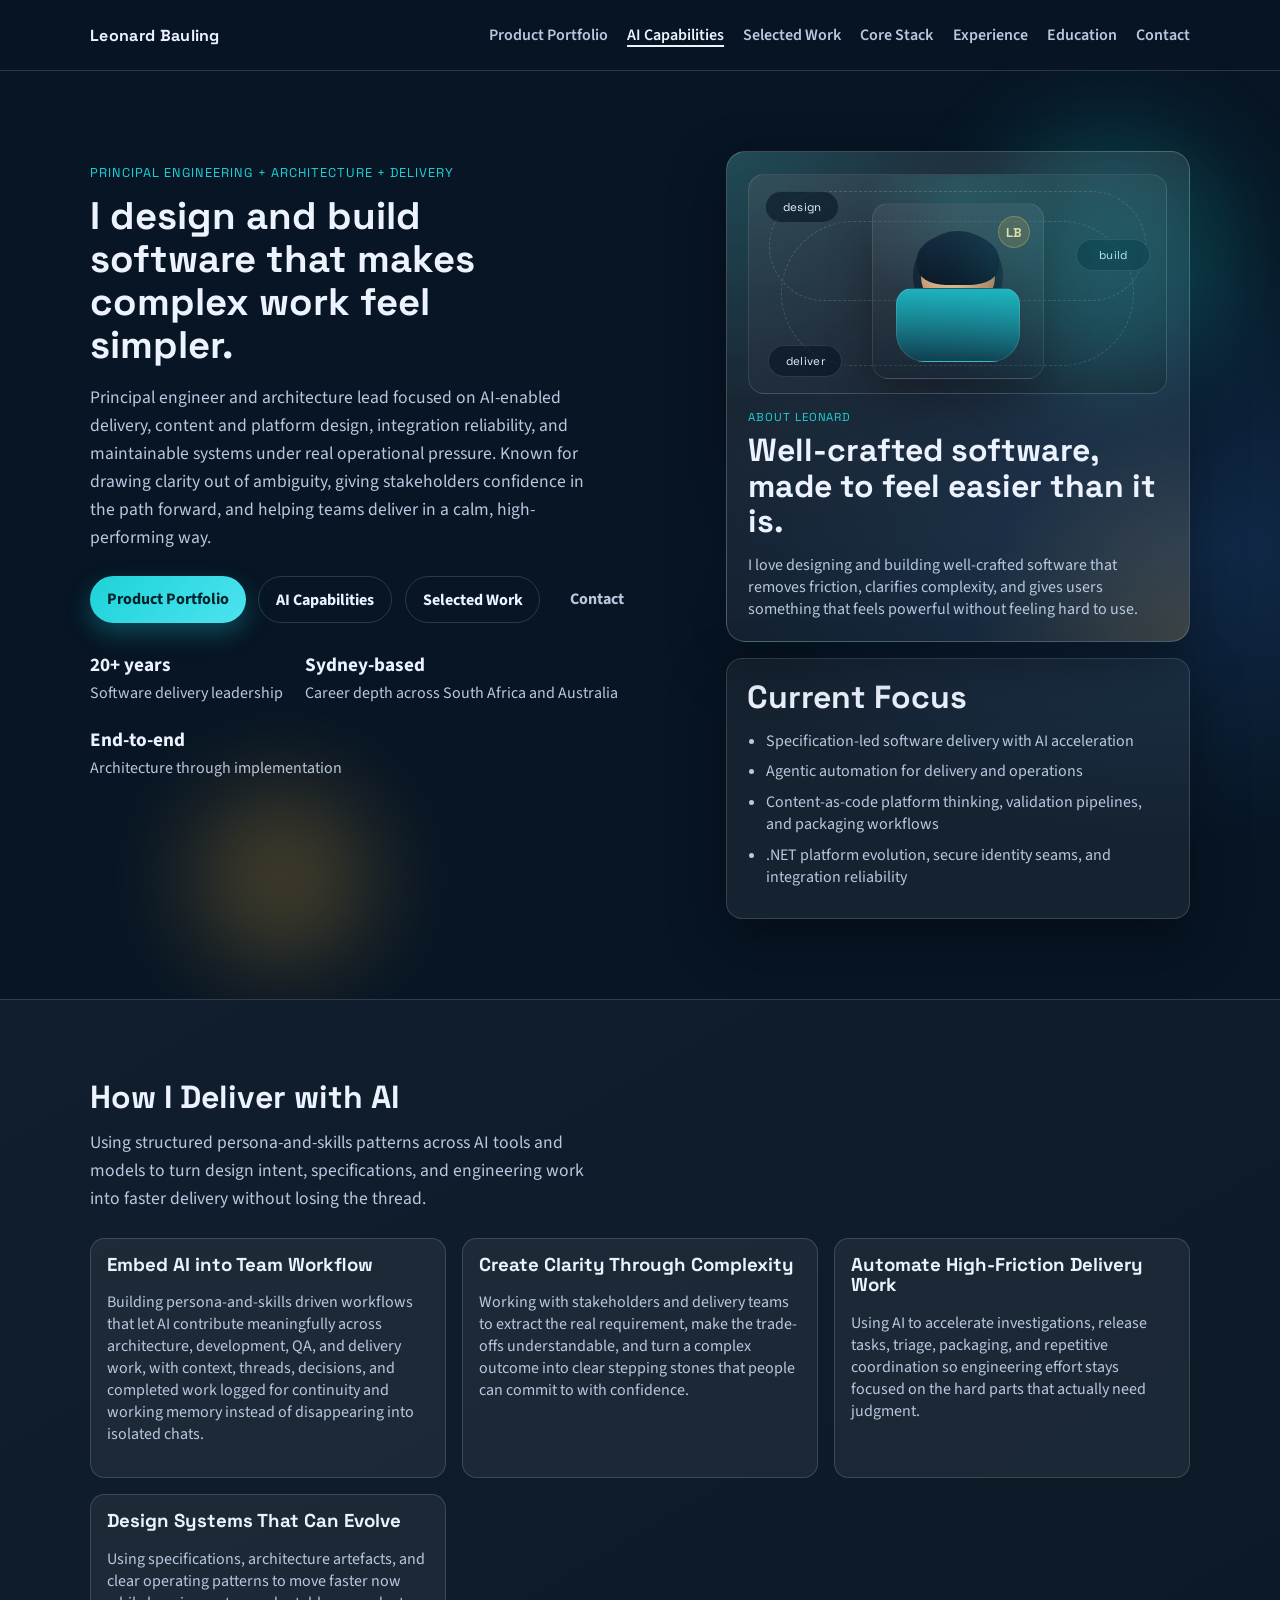
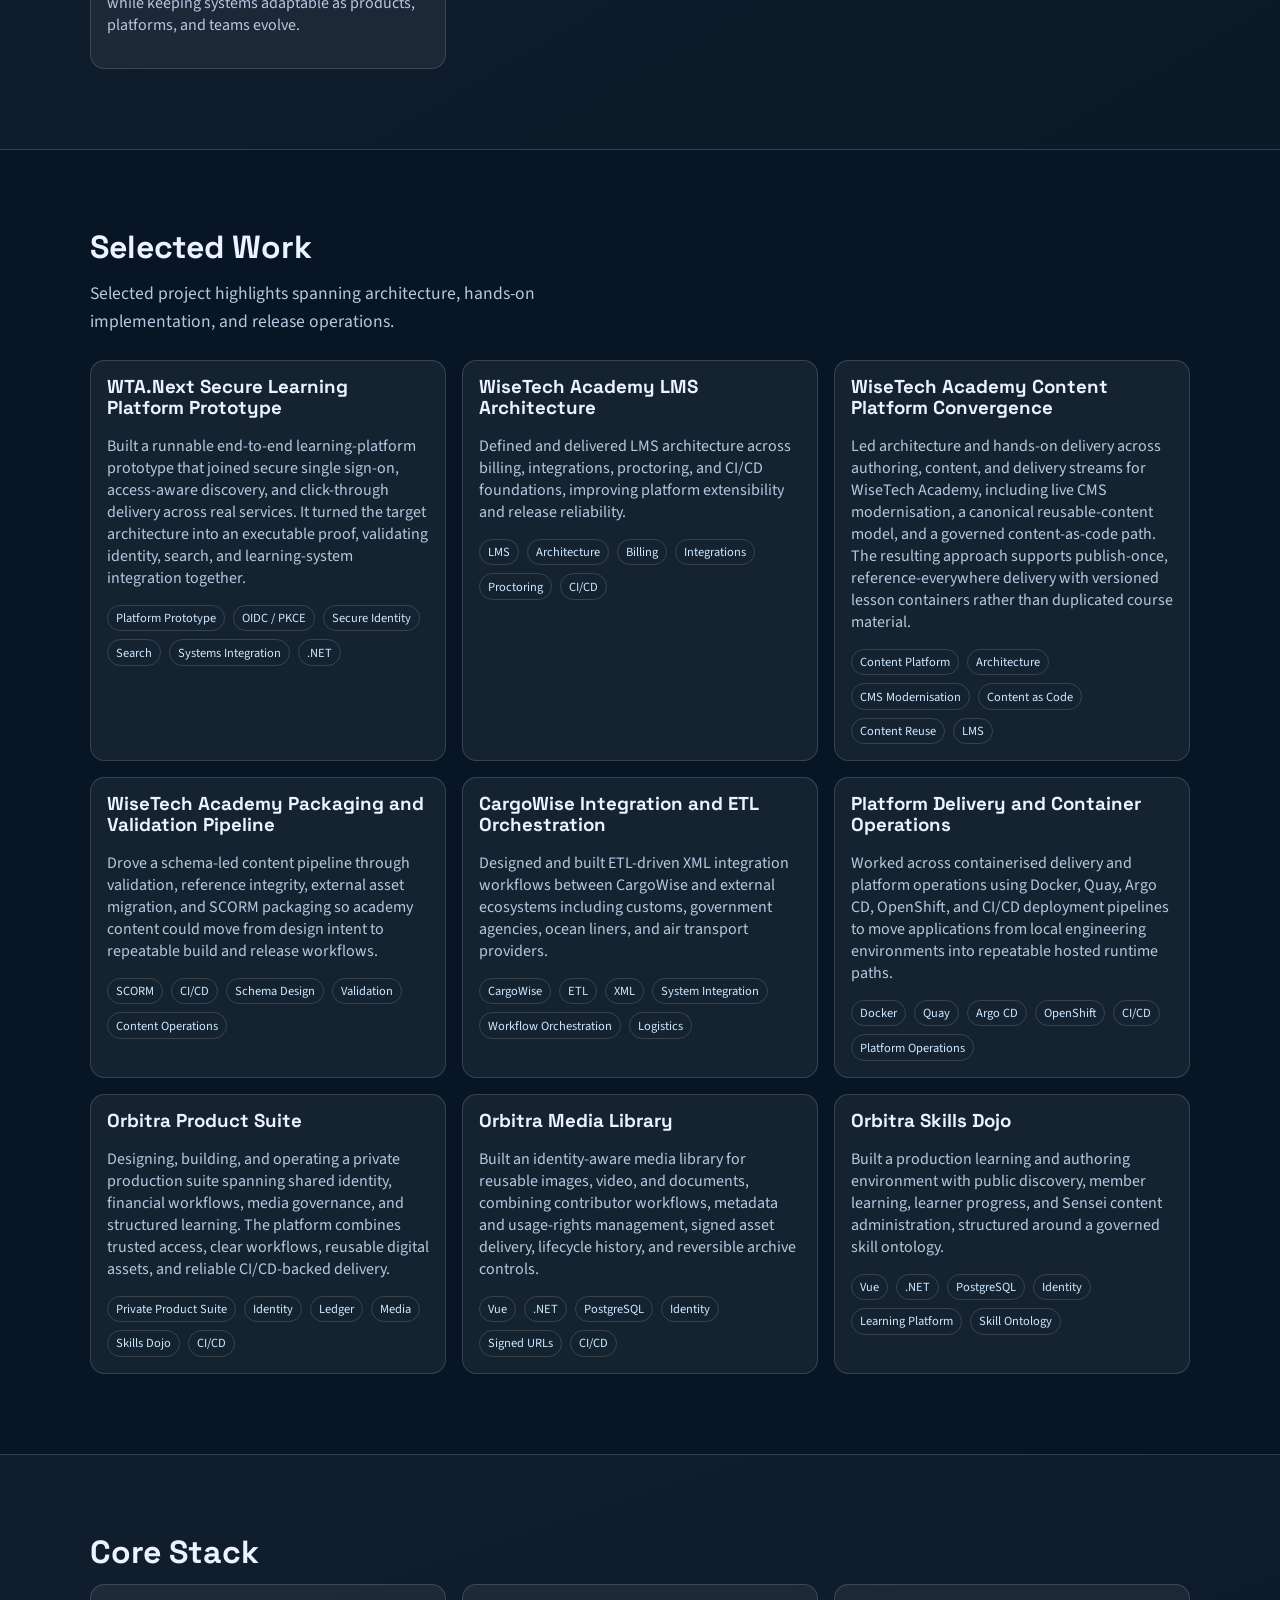
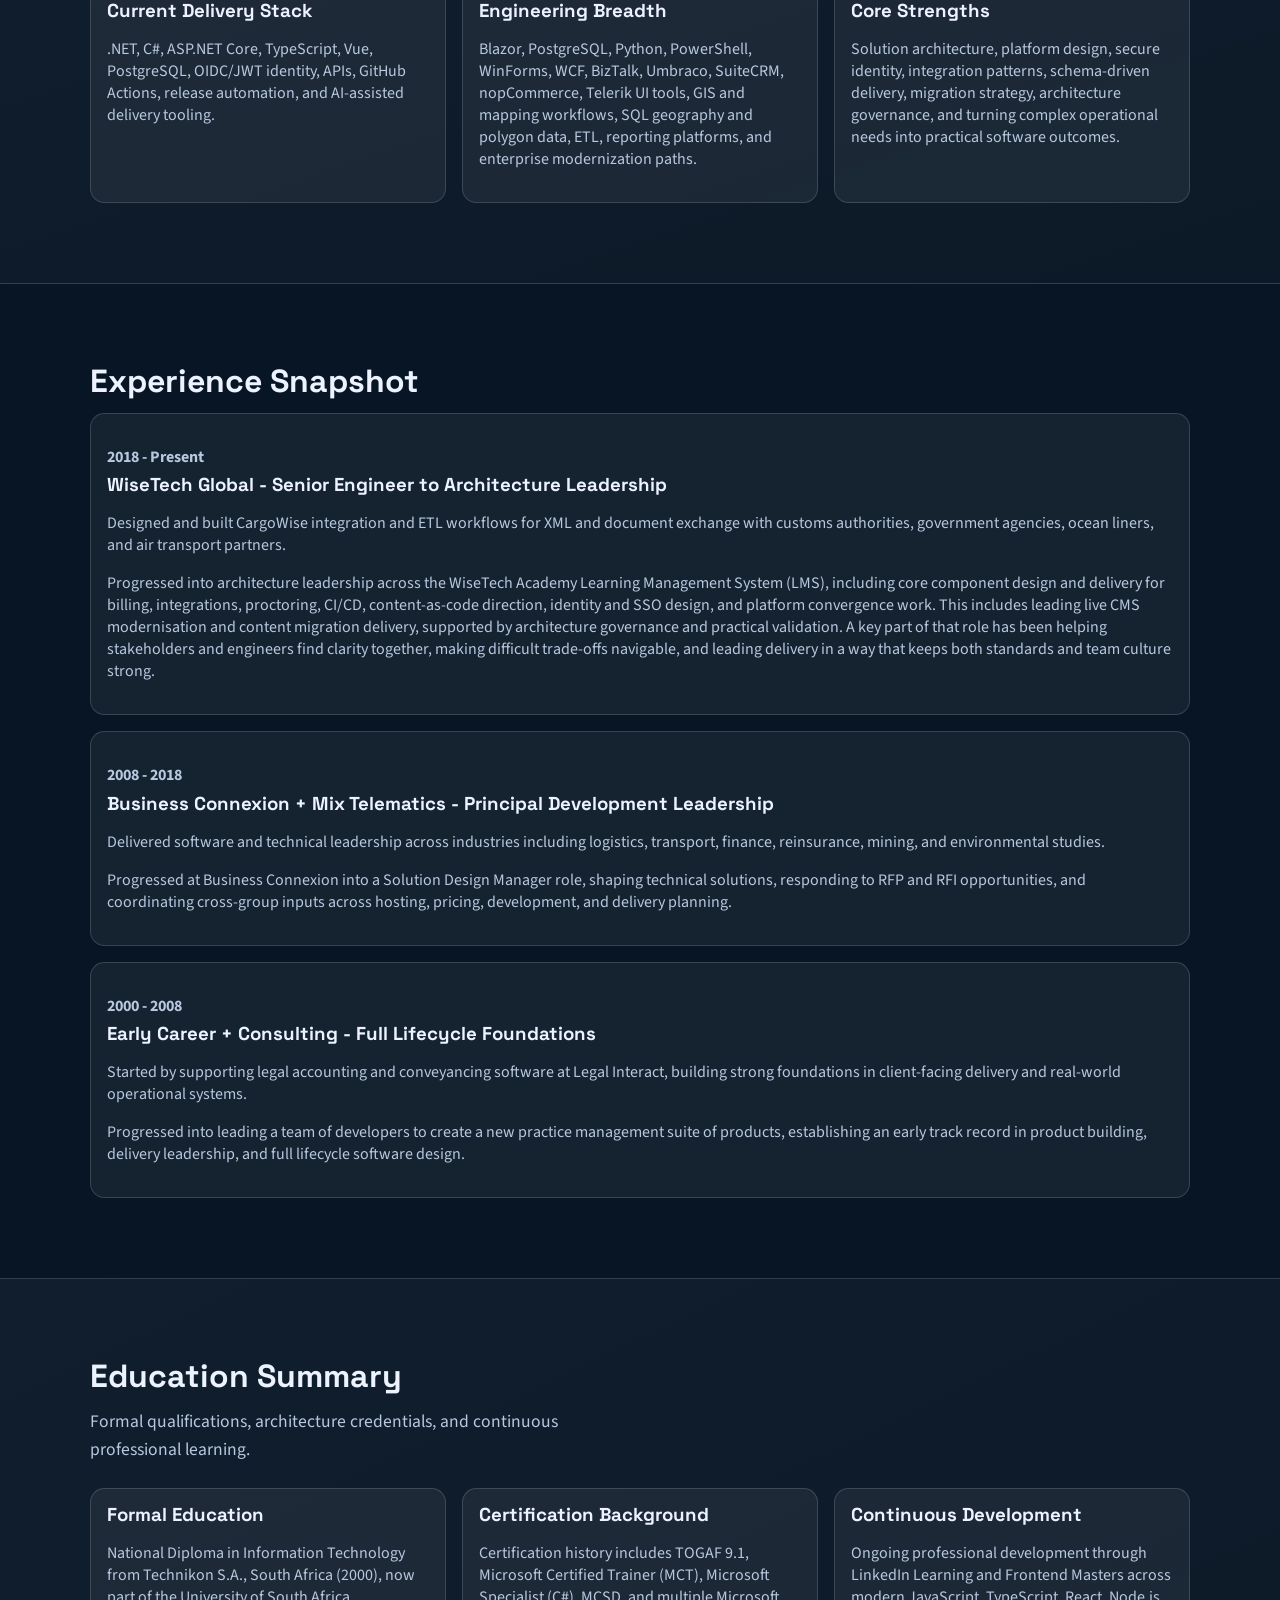
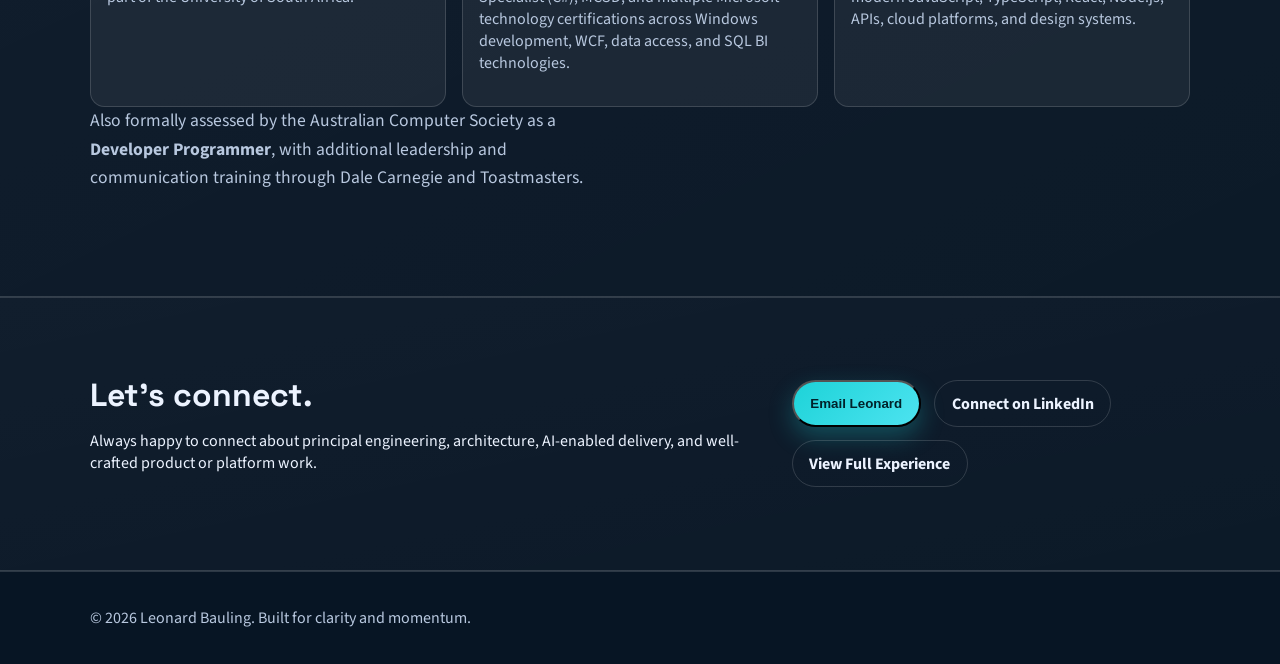
<file: index.html>
<!doctype html>
<html lang="en">
<head>
  <meta charset="utf-8">
  <meta name="viewport" content="width=device-width, initial-scale=1">
  <title>Leonard Bauling | Principal Engineer, Architect & Delivery Lead</title>
  <meta name="description" content="Leonard Bauling: principal engineer, architect, and delivery lead for AI-enabled software, identity-backed platforms, integration systems, and reliable release operations.">
  <meta name="robots" content="index,follow,max-image-preview:large">
  <meta name="theme-color" content="#071524">
  <link rel="canonical" href="https://leonardbauling.com/">
  <meta property="og:site_name" content="Leonard Bauling">
  <meta property="og:locale" content="en_AU">
  <meta property="og:title" content="Leonard Bauling | Principal Engineer, Architect & Delivery Lead">
  <meta property="og:description" content="Portfolio and case studies focused on AI-enabled engineering, platform architecture, modernization, and delivery outcomes.">
  <meta property="og:type" content="website">
  <meta property="og:url" content="https://leonardbauling.com/">
  <meta property="og:image" content="https://leonardbauling.com/assets/img/og-cover.png">
  <meta property="og:image:width" content="1200">
  <meta property="og:image:height" content="630">
  <meta name="twitter:card" content="summary_large_image">
  <meta name="twitter:title" content="Leonard Bauling | Principal Engineer, Architect & Delivery Lead">
  <meta name="twitter:description" content="Portfolio and case studies focused on AI-enabled engineering, platform architecture, modernization, and delivery outcomes.">
  <meta name="twitter:image" content="https://leonardbauling.com/assets/img/og-cover.png">
  <link rel="icon" type="image/svg+xml" href="assets/img/favicon.svg">
  <link rel="icon" type="image/png" sizes="32x32" href="assets/img/favicon-32.png">
  <link rel="apple-touch-icon" sizes="180x180" href="assets/img/apple-touch-icon.png">
  <link rel="manifest" href="site.webmanifest">
  <link rel="preconnect" href="https://fonts.googleapis.com">
  <link rel="preconnect" href="https://fonts.gstatic.com" crossorigin>
  <link href="https://fonts.googleapis.com/css2?family=Space+Grotesk:wght@500;700&family=Source+Sans+3:wght@400;600;700&display=swap" rel="stylesheet">
  <link rel="stylesheet" href="assets/css/main.css?v=20260907a">
  <script type="application/ld+json">
  {
    "@context": "https://schema.org",
    "@type": "Person",
    "name": "Leonard Bauling",
    "url": "https://leonardbauling.com/",
    "jobTitle": "Principal Engineer, Architect, and Delivery Lead",
    "sameAs": [
      "https://za.linkedin.com/in/leonard-bauling-3377826"
    ]
  }
  </script>
</head>
<body>
  <a class="skip-link" href="#main">Skip to content</a>
  <header class="site-header">
    <div class="container nav-shell">
      <a class="brand" href="#">Leonard Bauling</a>
      <button id="nav-toggle" class="nav-toggle" aria-expanded="false" aria-controls="site-nav" aria-label="Open navigation">
        <span></span><span></span><span></span>
      </button>
      <nav id="site-nav" class="site-nav" aria-label="Primary">
        <a href="product-portfolio.html?v=20260907a">Product Portfolio</a>
        <a href="#capabilities">AI Capabilities</a>
        <a href="#work">Selected Work</a>
        <a href="#stack">Core Stack</a>
        <a href="#experience">Experience</a>
        <a href="#education">Education</a>
        <a href="#contact">Contact</a>
      </nav>
    </div>
  </header>

  <main id="main">
    <section class="hero section">
      <div class="container hero-grid">
        <div class="reveal">
          <p class="kicker">Principal Engineering + Architecture + Delivery</p>
          <h1>I design and build software that makes complex work feel simpler.</h1>
          <p class="lead">Principal engineer and architecture lead focused on AI-enabled delivery, content and platform design, integration reliability, and maintainable systems under real operational pressure. Known for drawing clarity out of ambiguity, giving stakeholders confidence in the path forward, and helping teams deliver in a calm, high-performing way.</p>
          <div class="cta-row">
            <a class="btn btn-primary" href="product-portfolio.html?v=20260907a">Product Portfolio</a>
            <a class="btn btn-outline" href="#capabilities">AI Capabilities</a>
            <a class="btn btn-outline" href="#work">Selected Work</a>
            <a class="btn btn-ghost" href="#contact">Contact</a>
          </div>
          <ul class="stats">
            <li><strong>20+ years</strong><span>Software delivery leadership</span></li>
            <li><strong>Sydney-based</strong><span>Career depth across South Africa and Australia</span></li>
            <li><strong>End-to-end</strong><span>Architecture through implementation</span></li>
          </ul>
        </div>
        <div class="hero-side reveal">
          <aside class="personal-card">
            <div class="portrait-shell" aria-hidden="true">
              <div class="portrait-orbit orbit-a"></div>
              <div class="portrait-orbit orbit-b"></div>
              <div class="portrait-chip chip-top">design</div>
              <div class="portrait-chip chip-right">build</div>
              <div class="portrait-chip chip-bottom">deliver</div>
              <div class="portrait-frame">
                <span class="portrait-badge">LB</span>
                <div class="portrait-head"></div>
                <div class="portrait-shoulders"></div>
              </div>
            </div>
            <p class="personal-kicker">About Leonard</p>
            <h2>Well-crafted software, made to feel easier than it is.</h2>
            <p class="personal-copy">I love designing and building well-crafted software that removes friction, clarifies complexity, and gives users something that feels powerful without feeling hard to use.</p>
          </aside>
          <aside class="hero-card">
            <h2>Current Focus</h2>
            <ul>
              <li>Specification-led software delivery with AI acceleration</li>
              <li>Agentic automation for delivery and operations</li>
              <li>Content-as-code platform thinking, validation pipelines, and packaging workflows</li>
              <li>.NET platform evolution, secure identity seams, and integration reliability</li>
            </ul>
          </aside>
        </div>
      </div>
      <div class="bg-glow bg-glow-a"></div>
      <div class="bg-glow bg-glow-b"></div>
    </section>

    <section id="capabilities" class="section panel">
      <div class="container reveal">
        <h2>How I Deliver with AI</h2>
        <p class="section-intro">Using structured persona-and-skills patterns across AI tools and models to turn design intent, specifications, and engineering work into faster delivery without losing the thread.</p>
        <div class="card-grid">
          <article class="feature-card">
            <h3>Embed AI into Team Workflow</h3>
            <p>Building persona-and-skills driven workflows that let AI contribute meaningfully across architecture, development, QA, and delivery work, with context, threads, decisions, and completed work logged for continuity and working memory instead of disappearing into isolated chats.</p>
          </article>
          <article class="feature-card">
            <h3>Create Clarity Through Complexity</h3>
            <p>Working with stakeholders and delivery teams to extract the real requirement, make the trade-offs understandable, and turn a complex outcome into clear stepping stones that people can commit to with confidence.</p>
          </article>
          <article class="feature-card">
            <h3>Automate High-Friction Delivery Work</h3>
            <p>Using AI to accelerate investigations, release tasks, triage, packaging, and repetitive coordination so engineering effort stays focused on the hard parts that actually need judgment.</p>
          </article>
          <article class="feature-card">
            <h3>Design Systems That Can Evolve</h3>
            <p>Using specifications, architecture artefacts, and clear operating patterns to move faster now while keeping systems adaptable as products, platforms, and teams evolve.</p>
          </article>
        </div>
      </div>
    </section>

    <section id="work" class="section">
      <div class="container reveal">
        <h2>Selected Work</h2>
        <p class="section-intro">Selected project highlights spanning architecture, hands-on implementation, and release operations.</p>
        <div id="project-grid" class="project-grid"></div>
      </div>
    </section>

    <section id="stack" class="section panel">
      <div class="container reveal">
        <h2>Core Stack</h2>
        <div class="stack-grid">
          <article>
            <h3>Current Delivery Stack</h3>
            <p>.NET, C#, ASP.NET Core, TypeScript, Vue, PostgreSQL, OIDC/JWT identity, APIs, GitHub Actions, release automation, and AI-assisted delivery tooling.</p>
          </article>
          <article>
            <h3>Engineering Breadth</h3>
            <p>Blazor, PostgreSQL, Python, PowerShell, WinForms, WCF, BizTalk, Umbraco, SuiteCRM, nopCommerce, Telerik UI tools, GIS and mapping workflows, SQL geography and polygon data, ETL, reporting platforms, and enterprise modernization paths.</p>
          </article>
          <article>
            <h3>Core Strengths</h3>
            <p>Solution architecture, platform design, secure identity, integration patterns, schema-driven delivery, migration strategy, architecture governance, and turning complex operational needs into practical software outcomes.</p>
          </article>
        </div>
      </div>
    </section>

    <section id="experience" class="section">
      <div class="container reveal">
        <h2>Experience Snapshot</h2>
        <div class="timeline">
          <article>
            <p class="period">2018 - Present</p>
            <h3>WiseTech Global - Senior Engineer to Architecture Leadership</h3>
            <p>Designed and built CargoWise integration and ETL workflows for XML and document exchange with customs authorities, government agencies, ocean liners, and air transport partners.</p>
            <p>Progressed into architecture leadership across the WiseTech Academy Learning Management System (LMS), including core component design and delivery for billing, integrations, proctoring, CI/CD, content-as-code direction, identity and SSO design, and platform convergence work. This includes leading live CMS modernisation and content migration delivery, supported by architecture governance and practical validation. A key part of that role has been helping stakeholders and engineers find clarity together, making difficult trade-offs navigable, and leading delivery in a way that keeps both standards and team culture strong.</p>
          </article>
          <article>
            <p class="period">2008 - 2018</p>
            <h3>Business Connexion + Mix Telematics - Principal Development Leadership</h3>
            <p>Delivered software and technical leadership across industries including logistics, transport, finance, reinsurance, mining, and environmental studies.</p>
            <p>Progressed at Business Connexion into a Solution Design Manager role, shaping technical solutions, responding to RFP and RFI opportunities, and coordinating cross-group inputs across hosting, pricing, development, and delivery planning.</p>
          </article>
          <article>
            <p class="period">2000 - 2008</p>
            <h3>Early Career + Consulting - Full Lifecycle Foundations</h3>
            <p>Started by supporting legal accounting and conveyancing software at Legal Interact, building strong foundations in client-facing delivery and real-world operational systems.</p>
            <p>Progressed into leading a team of developers to create a new practice management suite of products, establishing an early track record in product building, delivery leadership, and full lifecycle software design.</p>
          </article>
        </div>
      </div>
    </section>

    <section id="education" class="section panel">
      <div class="container reveal">
        <h2>Education Summary</h2>
        <p class="section-intro">Formal qualifications, architecture credentials, and continuous professional learning.</p>
        <div class="stack-grid">
          <article>
            <h3>Formal Education</h3>
            <p>National Diploma in Information Technology from Technikon S.A., South Africa (2000), now part of the University of South Africa.</p>
          </article>
          <article>
            <h3>Certification Background</h3>
            <p>Certification history includes TOGAF 9.1, Microsoft Certified Trainer (MCT), Microsoft Specialist (C#), MCSD, and multiple Microsoft technology certifications across Windows development, WCF, data access, and SQL BI technologies.</p>
          </article>
          <article>
            <h3>Continuous Development</h3>
            <p>Ongoing professional development through LinkedIn Learning and Frontend Masters across modern JavaScript, TypeScript, React, Node.js, APIs, cloud platforms, and design systems.</p>
          </article>
        </div>
        <p class="section-intro">Also formally assessed by the Australian Computer Society as a <strong>Developer Programmer</strong>, with additional leadership and communication training through Dale Carnegie and Toastmasters.</p>
      </div>
    </section>

    <section id="contact" class="section panel">
      <div class="container reveal contact-shell">
        <div>
          <h2>Let&apos;s connect.</h2>
          <p>Always happy to connect about principal engineering, architecture, AI-enabled delivery, and well-crafted product or platform work.</p>
        </div>
        <div class="contact-actions">
          <button class="btn btn-primary" id="email-action" type="button" aria-label="Reveal and open Leonard email">Email Leonard</button>
          <a class="btn btn-outline" href="https://za.linkedin.com/in/leonard-bauling-3377826" target="_blank" rel="noreferrer">Connect on LinkedIn</a>
          <a class="btn btn-outline" href="https://za.linkedin.com/in/leonard-bauling-3377826/details/experience/" target="_blank" rel="noreferrer">View Full Experience</a>
        </div>
        <p id="email-fallback" class="email-fallback" hidden>
          If your mail app did not open, use
          <a id="email-link" href="mailto:leonard@leonardbauling.com">leonard@leonardbauling.com</a>
          or
          <button id="email-copy" class="email-copy" type="button">copy email</button>.
          <span id="email-status" aria-live="polite"></span>
        </p>
        <noscript>
          <p>Enable JavaScript to reveal email, or connect on LinkedIn.</p>
        </noscript>
      </div>
    </section>
  </main>

  <footer class="site-footer">
    <div class="container">
      <p>&copy; <span id="year"></span> Leonard Bauling. Built for clarity and momentum.</p>
    </div>
  </footer>

  <script src="assets/js/main.js?v=20260907a"></script>
</body>
</html>
</file>
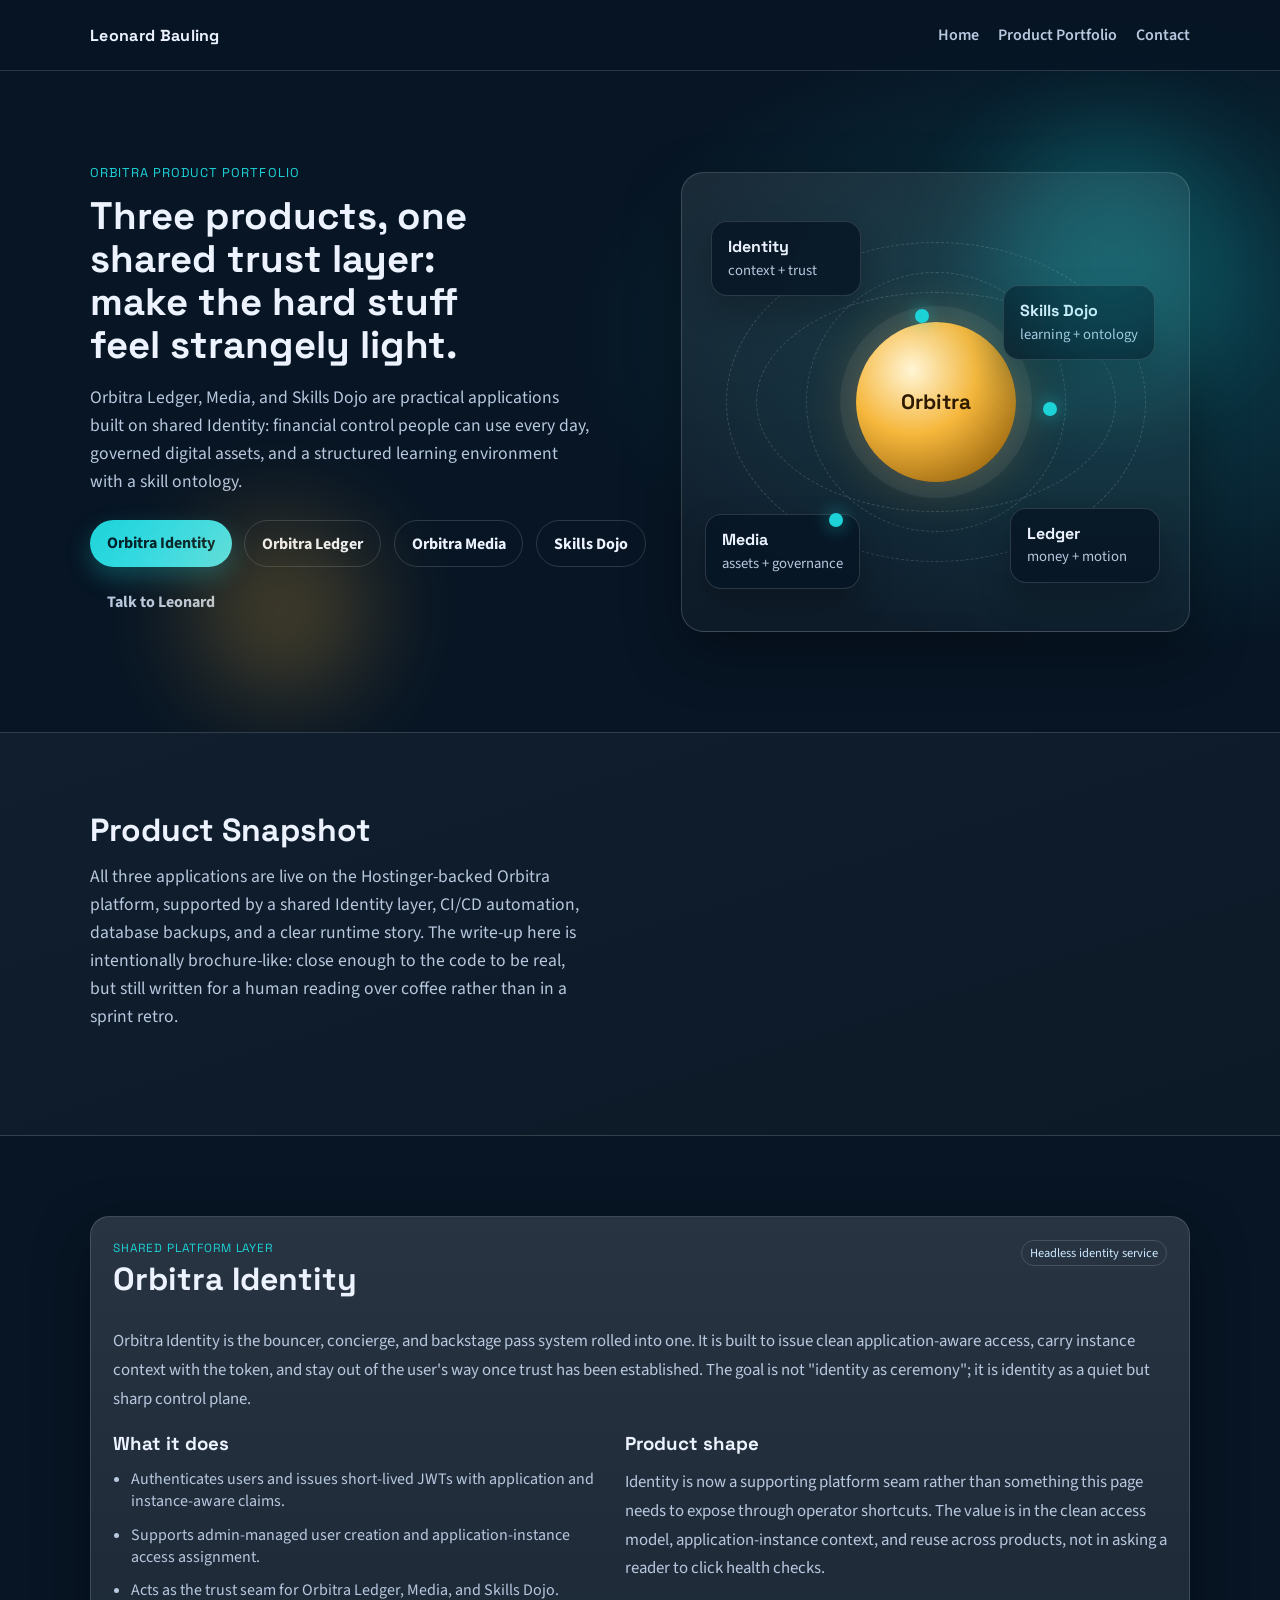
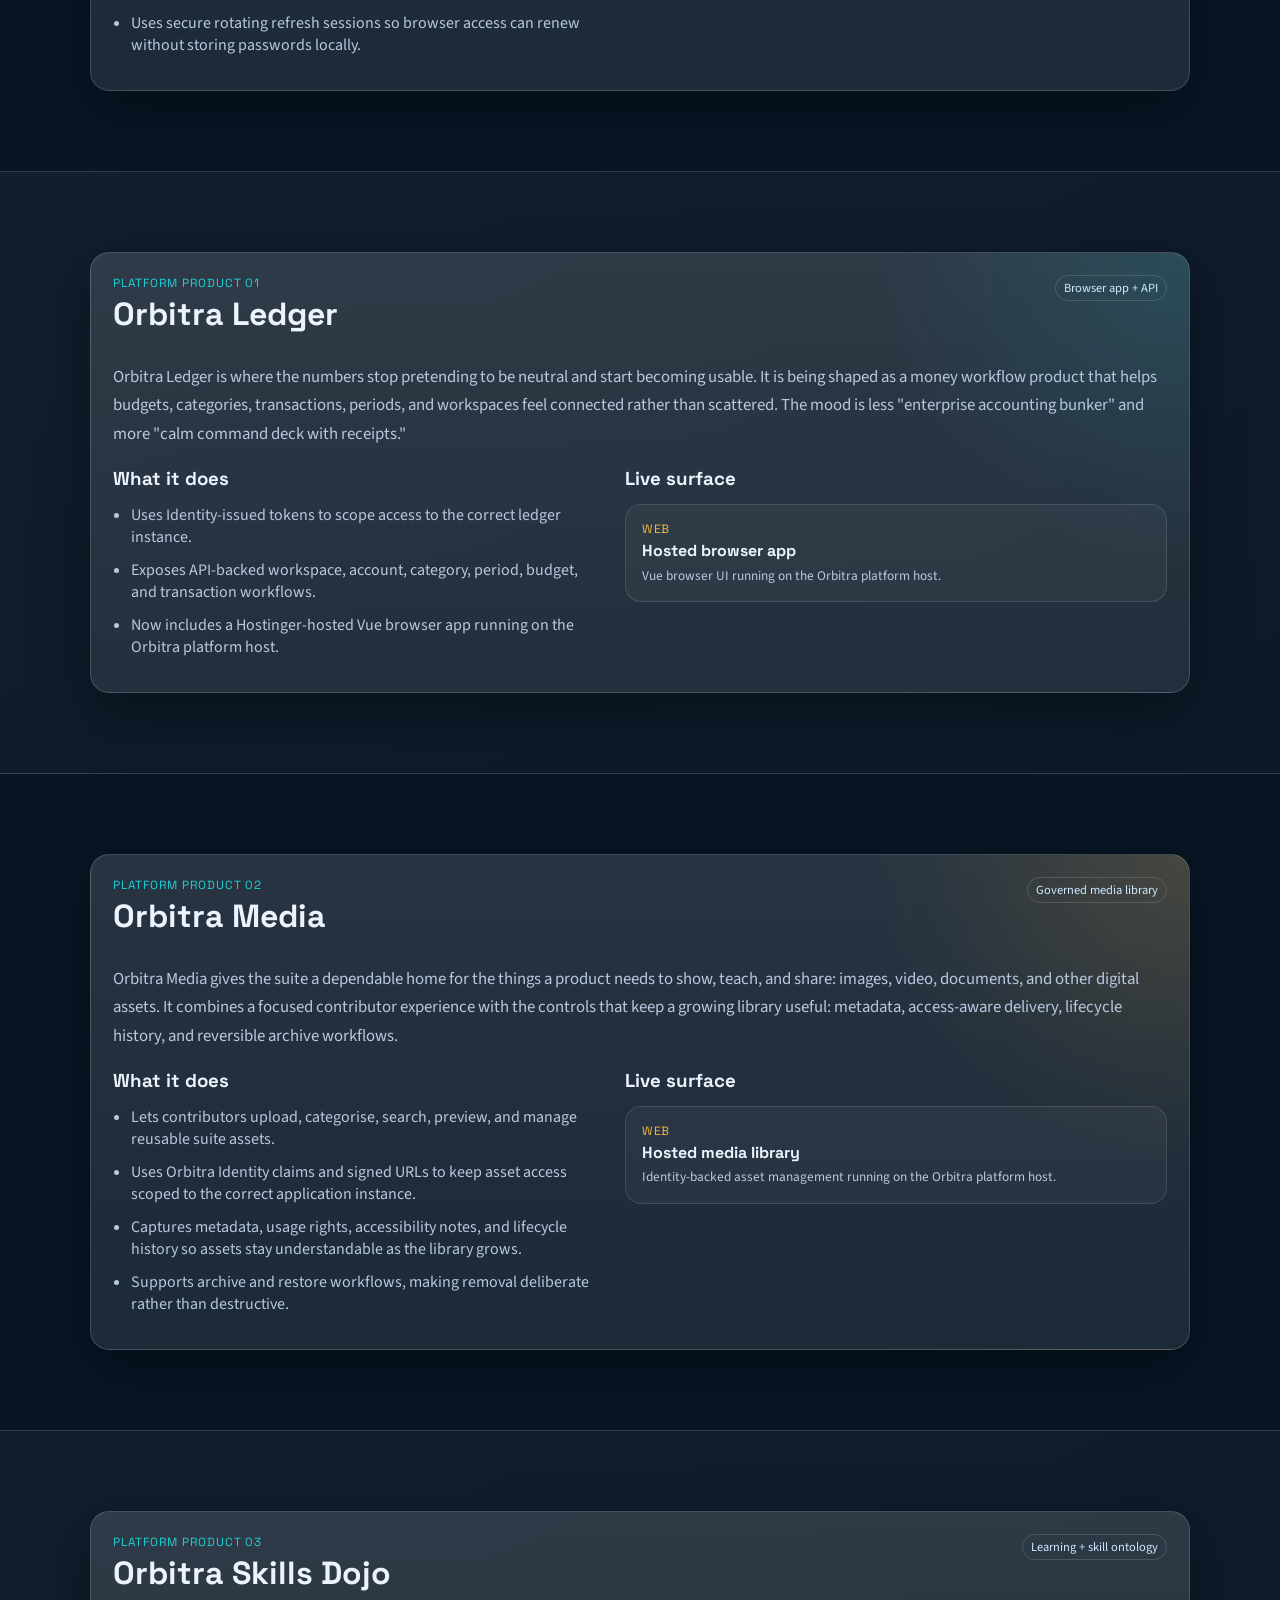
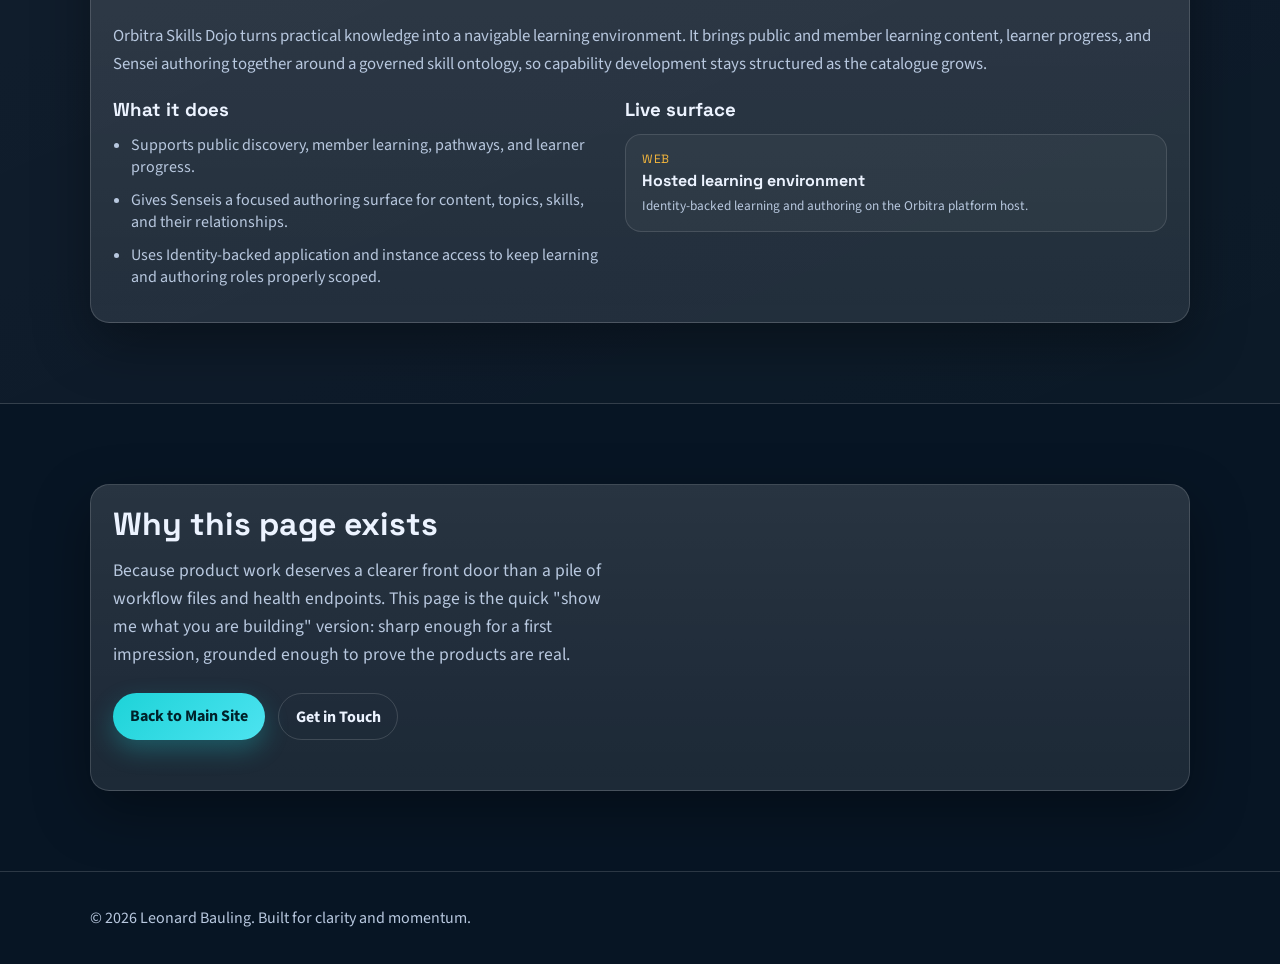
<file: product-portfolio.html>
<!doctype html>
<html lang="en">
<head>
  <meta charset="utf-8">
  <meta name="viewport" content="width=device-width, initial-scale=1">
  <title>Leonard Bauling | Product Portfolio</title>
  <meta name="description" content="Orbitra product portfolio: Ledger, Media, and Skills Dojo applications built on a shared Identity layer for trusted access and reliable delivery.">
  <meta name="robots" content="index,follow,max-image-preview:large">
  <meta name="theme-color" content="#071524">
  <link rel="canonical" href="https://leonardbauling.com/product-portfolio.html">
  <meta property="og:site_name" content="Leonard Bauling">
  <meta property="og:locale" content="en_AU">
  <meta property="og:title" content="Leonard Bauling | Product Portfolio">
  <meta property="og:description" content="Orbitra Ledger, Media, and Skills Dojo: practical applications built on shared Identity, trusted access, and reliable delivery.">
  <meta property="og:type" content="website">
  <meta property="og:url" content="https://leonardbauling.com/product-portfolio.html">
  <meta property="og:image" content="https://leonardbauling.com/assets/img/og-cover.png">
  <meta property="og:image:width" content="1200">
  <meta property="og:image:height" content="630">
  <meta name="twitter:card" content="summary_large_image">
  <meta name="twitter:title" content="Leonard Bauling | Product Portfolio">
  <meta name="twitter:description" content="Orbitra Ledger, Media, and Skills Dojo: practical applications built on shared Identity, trusted access, and reliable delivery.">
  <meta name="twitter:image" content="https://leonardbauling.com/assets/img/og-cover.png">
  <link rel="icon" type="image/svg+xml" href="assets/img/favicon.svg">
  <link rel="icon" type="image/png" sizes="32x32" href="assets/img/favicon-32.png">
  <link rel="apple-touch-icon" sizes="180x180" href="assets/img/apple-touch-icon.png">
  <link rel="manifest" href="site.webmanifest">
  <link rel="preconnect" href="https://fonts.googleapis.com">
  <link rel="preconnect" href="https://fonts.gstatic.com" crossorigin>
  <link href="https://fonts.googleapis.com/css2?family=Space+Grotesk:wght@500;700&family=Source+Sans+3:wght@400;600;700&display=swap" rel="stylesheet">
  <link rel="stylesheet" href="assets/css/main.css?v=20260907a">
</head>
<body class="portfolio-page">
  <a class="skip-link" href="#main">Skip to content</a>
  <header class="site-header">
    <div class="container nav-shell">
      <a class="brand" href="index.html">Leonard Bauling</a>
      <button id="nav-toggle" class="nav-toggle" aria-expanded="false" aria-controls="site-nav" aria-label="Open navigation">
        <span></span><span></span><span></span>
      </button>
      <nav id="site-nav" class="site-nav" aria-label="Primary">
        <a href="index.html">Home</a>
        <a href="product-portfolio.html?v=20260907a">Product Portfolio</a>
        <a href="index.html#contact">Contact</a>
      </nav>
    </div>
  </header>

  <main id="main">
    <section class="hero section portfolio-hero">
      <div class="container portfolio-grid">
        <div class="reveal">
          <p class="kicker">Orbitra Product Portfolio</p>
          <h1>Three products, one shared trust layer: make the hard stuff feel strangely light.</h1>
          <p class="lead">Orbitra Ledger, Media, and Skills Dojo are practical applications built on shared Identity: financial control people can use every day, governed digital assets, and a structured learning environment with a skill ontology.</p>
          <div class="cta-row">
            <a class="btn btn-primary" href="#orbitra-identity">Orbitra Identity</a>
            <a class="btn btn-outline" href="#orbitra-ledger">Orbitra Ledger</a>
            <a class="btn btn-outline" href="#orbitra-media">Orbitra Media</a>
            <a class="btn btn-outline" href="#orbitra-dojo">Skills Dojo</a>
            <a class="btn btn-ghost" href="index.html#contact">Talk to Leonard</a>
          </div>
        </div>
        <div class="portfolio-visual reveal" aria-hidden="true">
          <div class="visual-orbit orbit-one"></div>
          <div class="visual-orbit orbit-two"></div>
          <div class="visual-orbit orbit-three"></div>
          <div class="visual-core">
            <span class="visual-core-label">Orbitra</span>
          </div>
          <div class="visual-node node-identity">
            <strong>Identity</strong>
            <span>context + trust</span>
          </div>
          <div class="visual-node node-ledger">
            <strong>Ledger</strong>
            <span>money + motion</span>
          </div>
          <div class="visual-node node-media">
            <strong>Media</strong>
            <span>assets + governance</span>
          </div>
          <div class="visual-node node-flow">
            <strong>Skills Dojo</strong>
            <span>learning + ontology</span>
          </div>
          <div class="visual-signal signal-a"></div>
          <div class="visual-signal signal-b"></div>
          <div class="visual-signal signal-c"></div>
        </div>
      </div>
      <div class="bg-glow bg-glow-a"></div>
      <div class="bg-glow bg-glow-b"></div>
    </section>

    <section class="section panel">
      <div class="container reveal">
        <h2>Product Snapshot</h2>
        <p class="section-intro">All three applications are live on the Hostinger-backed Orbitra platform, supported by a shared Identity layer, CI/CD automation, database backups, and a clear runtime story. The write-up here is intentionally brochure-like: close enough to the code to be real, but still written for a human reading over coffee rather than in a sprint retro.</p>
      </div>
    </section>

    <section id="orbitra-identity" class="section">
      <div class="container reveal">
        <article class="portfolio-card">
          <div class="portfolio-card-head">
            <div>
              <p class="portfolio-label">Shared Platform Layer</p>
              <h2>Orbitra Identity</h2>
            </div>
            <span class="chip">Headless identity service</span>
          </div>
          <p class="portfolio-copy">Orbitra Identity is the bouncer, concierge, and backstage pass system rolled into one. It is built to issue clean application-aware access, carry instance context with the token, and stay out of the user's way once trust has been established. The goal is not "identity as ceremony"; it is identity as a quiet but sharp control plane.</p>
          <div class="portfolio-columns">
            <div>
              <h3>What it does</h3>
              <ul class="portfolio-list">
                <li>Authenticates users and issues short-lived JWTs with application and instance-aware claims.</li>
                <li>Supports admin-managed user creation and application-instance access assignment.</li>
                <li>Acts as the trust seam for Orbitra Ledger, Media, and Skills Dojo.</li>
                <li>Uses secure rotating refresh sessions so browser access can renew without storing passwords locally.</li>
              </ul>
            </div>
            <div>
              <h3>Product shape</h3>
              <p class="portfolio-copy">Identity is now a supporting platform seam rather than something this page needs to expose through operator shortcuts. The value is in the clean access model, application-instance context, and reuse across products, not in asking a reader to click health checks.</p>
            </div>
          </div>
        </article>
      </div>
    </section>

    <section id="orbitra-ledger" class="section panel">
      <div class="container reveal">
        <article class="portfolio-card portfolio-card-ledger">
          <div class="portfolio-card-head">
            <div>
              <p class="portfolio-label">Platform Product 01</p>
              <h2>Orbitra Ledger</h2>
            </div>
            <span class="chip">Browser app + API</span>
          </div>
          <p class="portfolio-copy">Orbitra Ledger is where the numbers stop pretending to be neutral and start becoming usable. It is being shaped as a money workflow product that helps budgets, categories, transactions, periods, and workspaces feel connected rather than scattered. The mood is less "enterprise accounting bunker" and more "calm command deck with receipts."</p>
          <div class="portfolio-columns">
            <div>
              <h3>What it does</h3>
              <ul class="portfolio-list">
                <li>Uses Identity-issued tokens to scope access to the correct ledger instance.</li>
                <li>Exposes API-backed workspace, account, category, period, budget, and transaction workflows.</li>
                <li>Now includes a Hostinger-hosted Vue browser app running on the Orbitra platform host.</li>
              </ul>
            </div>
            <div>
              <h3>Live surface</h3>
              <div class="endpoint-list">
                <a class="endpoint-card" href="https://platform.leonardbauling.com/ledger/" target="_blank" rel="noreferrer">
                  <span class="endpoint-type">Web</span>
                  <strong>Hosted browser app</strong>
                  <small>Vue browser UI running on the Orbitra platform host.</small>
                </a>
              </div>
            </div>
          </div>
        </article>
      </div>
    </section>

    <section id="orbitra-media" class="section">
      <div class="container reveal">
        <article class="portfolio-card portfolio-card-media">
          <div class="portfolio-card-head">
            <div>
              <p class="portfolio-label">Platform Product 02</p>
              <h2>Orbitra Media</h2>
            </div>
            <span class="chip">Governed media library</span>
          </div>
          <p class="portfolio-copy">Orbitra Media gives the suite a dependable home for the things a product needs to show, teach, and share: images, video, documents, and other digital assets. It combines a focused contributor experience with the controls that keep a growing library useful: metadata, access-aware delivery, lifecycle history, and reversible archive workflows.</p>
          <div class="portfolio-columns">
            <div>
              <h3>What it does</h3>
              <ul class="portfolio-list">
                <li>Lets contributors upload, categorise, search, preview, and manage reusable suite assets.</li>
                <li>Uses Orbitra Identity claims and signed URLs to keep asset access scoped to the correct application instance.</li>
                <li>Captures metadata, usage rights, accessibility notes, and lifecycle history so assets stay understandable as the library grows.</li>
                <li>Supports archive and restore workflows, making removal deliberate rather than destructive.</li>
              </ul>
            </div>
            <div>
              <h3>Live surface</h3>
              <div class="endpoint-list">
                <a class="endpoint-card" href="https://platform.leonardbauling.com/media/" target="_blank" rel="noreferrer">
                  <span class="endpoint-type">Web</span>
                  <strong>Hosted media library</strong>
                  <small>Identity-backed asset management running on the Orbitra platform host.</small>
                </a>
              </div>
            </div>
          </div>
        </article>
      </div>
    </section>

    <section id="orbitra-dojo" class="section panel">
      <div class="container reveal">
        <article class="portfolio-card">
          <div class="portfolio-card-head">
            <div>
              <p class="portfolio-label">Platform Product 03</p>
              <h2>Orbitra Skills Dojo</h2>
            </div>
            <span class="chip">Learning + skill ontology</span>
          </div>
          <p class="portfolio-copy">Orbitra Skills Dojo turns practical knowledge into a navigable learning environment. It brings public and member learning content, learner progress, and Sensei authoring together around a governed skill ontology, so capability development stays structured as the catalogue grows.</p>
          <div class="portfolio-columns">
            <div>
              <h3>What it does</h3>
              <ul class="portfolio-list">
                <li>Supports public discovery, member learning, pathways, and learner progress.</li>
                <li>Gives Senseis a focused authoring surface for content, topics, skills, and their relationships.</li>
                <li>Uses Identity-backed application and instance access to keep learning and authoring roles properly scoped.</li>
              </ul>
            </div>
            <div>
              <h3>Live surface</h3>
              <div class="endpoint-list">
                <a class="endpoint-card" href="https://platform.leonardbauling.com/dojo/" target="_blank" rel="noreferrer">
                  <span class="endpoint-type">Web</span>
                  <strong>Hosted learning environment</strong>
                  <small>Identity-backed learning and authoring on the Orbitra platform host.</small>
                </a>
              </div>
            </div>
          </div>
        </article>
      </div>
    </section>

    <section class="section">
      <div class="container reveal">
        <div class="portfolio-closing">
          <h2>Why this page exists</h2>
          <p class="section-intro">Because product work deserves a clearer front door than a pile of workflow files and health endpoints. This page is the quick "show me what you are building" version: sharp enough for a first impression, grounded enough to prove the products are real.</p>
          <div class="cta-row">
            <a class="btn btn-primary" href="index.html">Back to Main Site</a>
            <a class="btn btn-outline" href="index.html#contact">Get in Touch</a>
          </div>
        </div>
      </div>
    </section>
  </main>

  <footer class="site-footer">
    <div class="container">
      <p>&copy; <span id="year"></span> Leonard Bauling. Built for clarity and momentum.</p>
    </div>
  </footer>

  <script src="assets/js/main.js?v=20260907a"></script>
</body>
</html>
</file>
<file: assets/css/main.css>
:root {
  --bg: #071524;
  --bg-soft: #0f2238;
  --surface: rgba(255, 255, 255, 0.06);
  --surface-strong: rgba(255, 255, 255, 0.1);
  --text: #ecf3ff;
  --text-muted: #b8c8df;
  --accent: #1dd3d8;
  --accent-2: #f6b73c;
  --line: rgba(255, 255, 255, 0.15);
  --shadow: 0 20px 55px rgba(0, 0, 0, 0.35);
}

* {
  box-sizing: border-box;
}

html {
  scroll-behavior: smooth;
}

body {
  margin: 0;
  font-family: "Source Sans 3", sans-serif;
  color: var(--text);
  background: radial-gradient(1200px 500px at 10% -10%, #15355f, transparent 65%),
    radial-gradient(900px 500px at 95% 10%, #102947, transparent 60%),
    var(--bg);
}

a {
  color: inherit;
}

.container {
  width: min(1100px, calc(100% - 2.5rem));
  margin-inline: auto;
}

.skip-link {
  position: absolute;
  left: -9999px;
}

.skip-link:focus {
  left: 1rem;
  top: 1rem;
  background: #fff;
  color: #000;
  padding: 0.5rem 0.75rem;
  border-radius: 0.5rem;
  z-index: 1000;
}

.site-header {
  position: sticky;
  top: 0;
  backdrop-filter: blur(10px);
  background: rgba(7, 21, 36, 0.78);
  border-bottom: 1px solid var(--line);
  z-index: 50;
}

.nav-shell {
  display: flex;
  align-items: center;
  justify-content: space-between;
  min-height: 4.4rem;
}

.brand {
  font-family: "Space Grotesk", sans-serif;
  font-weight: 700;
  letter-spacing: 0.02em;
  text-decoration: none;
}

.site-nav {
  display: flex;
  gap: 1.2rem;
}

.site-nav a {
  text-decoration: none;
  color: var(--text-muted);
  font-weight: 600;
}

.site-nav a:hover {
  color: var(--text);
}

.site-nav a.is-active {
  color: var(--text);
  text-decoration: underline;
  text-underline-offset: 0.3rem;
  text-decoration-thickness: 2px;
}

.nav-toggle {
  display: none;
  border: 0;
  background: transparent;
  padding: 0.3rem;
  cursor: pointer;
}

.nav-toggle span {
  display: block;
  width: 22px;
  height: 2px;
  background: var(--text);
  margin: 4px 0;
}

.section {
  position: relative;
  padding: 5rem 0;
}

.panel {
  background: linear-gradient(to bottom right, rgba(255, 255, 255, 0.04), rgba(255, 255, 255, 0.02));
  border-top: 1px solid var(--line);
  border-bottom: 1px solid var(--line);
}

.hero {
  overflow: hidden;
}

.hero-grid {
  display: grid;
  grid-template-columns: 1.3fr 1fr;
  gap: 2rem;
  align-items: start;
}

.hero-side {
  display: grid;
  gap: 1rem;
}

.kicker {
  font-family: "Space Grotesk", sans-serif;
  color: var(--accent);
  letter-spacing: 0.08em;
  text-transform: uppercase;
  font-size: 0.8rem;
}

h1,
h2,
h3 {
  margin: 0 0 0.85rem 0;
  font-family: "Space Grotesk", sans-serif;
  line-height: 1.12;
}

h1 {
  font-size: clamp(2rem, 3vw, 3.4rem);
  max-width: 16ch;
}

h2 {
  font-size: clamp(1.6rem, 2.5vw, 2.3rem);
}

.lead,
.section-intro {
  color: var(--text-muted);
  font-size: 1.1rem;
  max-width: 56ch;
  line-height: 1.6;
  text-wrap: pretty;
}

.section-intro {
  margin: 0 0 1.5rem;
}

.cta-row {
  display: flex;
  flex-wrap: wrap;
  gap: 0.8rem;
  margin: 1.5rem 0 1.7rem;
}

.btn {
  display: inline-block;
  padding: 0.72rem 1.05rem;
  border-radius: 999px;
  text-decoration: none;
  font-weight: 700;
  transition: transform 0.2s ease, box-shadow 0.2s ease, background 0.2s ease;
}

.btn:hover {
  transform: translateY(-2px);
}

.btn-primary {
  background: linear-gradient(135deg, var(--accent), #4de3f0);
  color: #00222a;
  box-shadow: 0 10px 24px rgba(29, 211, 216, 0.28);
}

.btn-outline {
  border: 1px solid var(--line);
  color: var(--text);
}

.btn-ghost {
  color: var(--text-muted);
}

.stats {
  list-style: none;
  display: flex;
  flex-wrap: wrap;
  gap: 1.4rem;
  padding: 0;
  margin: 0;
}

.stats li {
  display: grid;
  gap: 0.2rem;
}

.stats strong {
  font-size: 1.2rem;
}

.stats span {
  color: var(--text-muted);
}

.hero-card {
  padding: 1.3rem;
  border-radius: 1rem;
  border: 1px solid var(--line);
  background: var(--surface);
  box-shadow: var(--shadow);
}

.personal-card {
  position: relative;
  overflow: hidden;
  padding: 1.35rem;
  border-radius: 1.2rem;
  border: 1px solid rgba(255, 255, 255, 0.18);
  background:
    radial-gradient(circle at top left, rgba(29, 211, 216, 0.18), transparent 38%),
    radial-gradient(circle at bottom right, rgba(246, 183, 60, 0.16), transparent 32%),
    linear-gradient(180deg, rgba(255, 255, 255, 0.1), rgba(255, 255, 255, 0.05));
  box-shadow: var(--shadow);
}

.personal-kicker {
  margin: 0 0 0.55rem;
  font-family: "Space Grotesk", sans-serif;
  color: var(--accent);
  letter-spacing: 0.08em;
  text-transform: uppercase;
  font-size: 0.72rem;
}

.personal-copy {
  margin: 0;
  color: var(--text-muted);
}

.portrait-shell {
  position: relative;
  min-height: 220px;
  margin-bottom: 1rem;
  border-radius: 1rem;
  border: 1px solid rgba(255, 255, 255, 0.12);
  background:
    linear-gradient(145deg, rgba(255, 255, 255, 0.1), rgba(255, 255, 255, 0.03)),
    radial-gradient(circle at 50% 18%, rgba(29, 211, 216, 0.22), transparent 36%),
    linear-gradient(180deg, rgba(7, 21, 36, 0.2), rgba(7, 21, 36, 0.55));
}

.portrait-frame {
  position: absolute;
  left: 50%;
  bottom: 0.9rem;
  width: 172px;
  height: 176px;
  transform: translateX(-50%);
  border-radius: 1rem;
  background:
    linear-gradient(180deg, rgba(255, 255, 255, 0.12), rgba(255, 255, 255, 0.02)),
    rgba(7, 21, 36, 0.35);
  border: 1px solid rgba(255, 255, 255, 0.1);
  box-shadow: 0 18px 45px rgba(0, 0, 0, 0.28);
}

.portrait-head {
  position: absolute;
  top: 2.2rem;
  left: 50%;
  width: 74px;
  height: 74px;
  transform: translateX(-50%);
  border-radius: 50%;
  background:
    radial-gradient(circle at 40% 35%, #ffe2b7, #b97f5c 70%);
  box-shadow: 0 0 0 8px rgba(12, 28, 44, 0.7);
}

.portrait-head::before {
  content: "";
  position: absolute;
  inset: -6px -4px 28px;
  border-radius: 50% 50% 35% 35%;
  background: linear-gradient(180deg, #142a3f, #0b1726);
  z-index: -1;
}

.portrait-shoulders {
  position: absolute;
  left: 50%;
  bottom: 1rem;
  width: 124px;
  height: 74px;
  transform: translateX(-50%);
  border-radius: 1rem 1rem 1.8rem 1.8rem;
  background:
    linear-gradient(180deg, rgba(29, 211, 216, 0.8), rgba(29, 211, 216, 0.18)),
    linear-gradient(180deg, #18314e, #0d1e31);
  border: 1px solid rgba(255, 255, 255, 0.12);
}

.portrait-badge {
  position: absolute;
  top: 0.8rem;
  right: 0.8rem;
  display: inline-flex;
  align-items: center;
  justify-content: center;
  width: 2rem;
  height: 2rem;
  border-radius: 999px;
  background: rgba(246, 183, 60, 0.18);
  border: 1px solid rgba(246, 183, 60, 0.35);
  color: #ffe09d;
  font-family: "Space Grotesk", sans-serif;
  font-size: 0.8rem;
  font-weight: 700;
}

.portrait-orbit {
  position: absolute;
  border-radius: 999px;
  border: 1px dashed rgba(255, 255, 255, 0.16);
}

.orbit-a {
  inset: 1rem 1.25rem auto;
  height: 110px;
}

.orbit-b {
  left: 2rem;
  right: 2rem;
  bottom: 1.7rem;
  height: 145px;
}

.portrait-chip {
  position: absolute;
  display: inline-flex;
  align-items: center;
  justify-content: center;
  min-width: 74px;
  height: 2rem;
  padding: 0 0.75rem;
  border-radius: 999px;
  background: rgba(7, 21, 36, 0.62);
  border: 1px solid rgba(255, 255, 255, 0.12);
  color: var(--text);
  font-family: "Space Grotesk", sans-serif;
  font-size: 0.72rem;
  letter-spacing: 0.03em;
  text-transform: lowercase;
}

.chip-top {
  top: 1rem;
  left: 1rem;
}

.chip-right {
  top: 4rem;
  right: 1rem;
}

.chip-bottom {
  left: 1.2rem;
  bottom: 1rem;
}

.hero-card ul {
  margin: 0;
  padding-left: 1.15rem;
}

.hero-card li {
  margin-bottom: 0.55rem;
  color: var(--text-muted);
}

.card-grid,
.project-grid,
.stack-grid {
  display: grid;
  gap: 1rem;
  grid-template-columns: repeat(3, minmax(0, 1fr));
}

.feature-card,
.project-card,
.stack-grid article,
.timeline article {
  border: 1px solid var(--line);
  border-radius: 0.9rem;
  background: var(--surface);
  padding: 1rem;
}

.project-card p,
.feature-card p,
.stack-grid p,
.timeline p {
  color: var(--text-muted);
}

.project-meta {
  display: flex;
  gap: 0.5rem;
  flex-wrap: wrap;
  margin-top: 0.8rem;
}

.chip {
  font-size: 0.78rem;
  border: 1px solid var(--line);
  padding: 0.2rem 0.5rem;
  border-radius: 999px;
  color: #cde8ff;
}

.timeline {
  display: grid;
  gap: 1rem;
}

.period {
  color: var(--accent-2);
  font-weight: 700;
  margin-bottom: 0.45rem;
}

.contact-shell {
  display: flex;
  align-items: center;
  justify-content: space-between;
  gap: 1rem;
}

.contact-actions {
  display: flex;
  gap: 0.8rem;
  flex-wrap: wrap;
}

.email-fallback {
  margin: 0.5rem 0 0;
  color: var(--text-muted);
}

.email-fallback a {
  color: var(--accent);
  font-weight: 700;
}

.email-copy {
  border: 0;
  background: transparent;
  color: var(--accent);
  font: inherit;
  font-weight: 700;
  padding: 0;
  cursor: pointer;
  text-decoration: underline;
}

.site-footer {
  border-top: 1px solid var(--line);
  padding: 1.2rem 0;
  color: var(--text-muted);
}

.bg-glow {
  position: absolute;
  border-radius: 999px;
  filter: blur(50px);
  opacity: 0.25;
  pointer-events: none;
}

.bg-glow-a {
  width: 240px;
  height: 240px;
  right: 3rem;
  top: 4rem;
  background: var(--accent);
}

.bg-glow-b {
  width: 180px;
  height: 180px;
  left: 12rem;
  bottom: 2rem;
  background: var(--accent-2);
}

.reveal {
  opacity: 0;
  transform: translateY(16px);
  transition: opacity 0.6s ease, transform 0.6s ease;
}

.reveal.is-visible {
  opacity: 1;
  transform: none;
}

.portfolio-page {
  background:
    radial-gradient(1000px 500px at 12% -8%, rgba(246, 183, 60, 0.22), transparent 60%),
    radial-gradient(900px 520px at 88% 8%, rgba(29, 211, 216, 0.2), transparent 62%),
    var(--bg);
}

.portfolio-hero {
  overflow: hidden;
}

.portfolio-grid {
  display: grid;
  grid-template-columns: 1.1fr 1fr;
  gap: 2rem;
  align-items: center;
}

.portfolio-visual {
  position: relative;
  min-height: 460px;
  border-radius: 1.4rem;
  border: 1px solid rgba(255, 255, 255, 0.16);
  background:
    radial-gradient(circle at 50% 50%, rgba(29, 211, 216, 0.18), transparent 22%),
    linear-gradient(180deg, rgba(255, 255, 255, 0.08), rgba(255, 255, 255, 0.03));
  box-shadow: var(--shadow);
  overflow: hidden;
}

.visual-core,
.visual-node,
.visual-orbit,
.visual-signal {
  position: absolute;
}

.visual-core {
  top: 50%;
  left: 50%;
  width: 160px;
  height: 160px;
  transform: translate(-50%, -50%);
  border-radius: 50%;
  display: grid;
  place-items: center;
  background:
    radial-gradient(circle at 35% 30%, #fff5d6, #f6b73c 42%, #7b4b00 100%);
  box-shadow:
    0 0 0 16px rgba(255, 255, 255, 0.06),
    0 0 55px rgba(246, 183, 60, 0.3);
}

.visual-core-label {
  font-family: "Space Grotesk", sans-serif;
  font-size: 1.3rem;
  font-weight: 700;
  color: #2d1a00;
}

.visual-orbit {
  top: 50%;
  left: 50%;
  border: 1px dashed rgba(255, 255, 255, 0.16);
  border-radius: 50%;
  transform: translate(-50%, -50%);
  animation: rotateOrbit 16s linear infinite;
}

.orbit-one {
  width: 260px;
  height: 260px;
}

.orbit-two {
  width: 360px;
  height: 220px;
  animation-duration: 20s;
  animation-direction: reverse;
}

.orbit-three {
  width: 420px;
  height: 320px;
  animation-duration: 28s;
}

.visual-node {
  display: grid;
  gap: 0.15rem;
  min-width: 150px;
  padding: 0.9rem 1rem;
  border-radius: 1rem;
  border: 1px solid rgba(255, 255, 255, 0.14);
  background: rgba(7, 21, 36, 0.82);
  box-shadow: 0 16px 34px rgba(0, 0, 0, 0.24);
  backdrop-filter: blur(8px);
}

.visual-node strong {
  font-family: "Space Grotesk", sans-serif;
  font-size: 1rem;
}

.visual-node span {
  color: var(--text-muted);
  font-size: 0.92rem;
}

.node-identity {
  top: 3rem;
  left: 1.8rem;
  animation: floatNode 5.2s ease-in-out infinite;
}

.node-ledger {
  right: 1.8rem;
  bottom: 3rem;
  animation: floatNode 6.4s ease-in-out infinite;
}

.node-media {
  left: 1.4rem;
  bottom: 2.6rem;
  animation: floatNode 6.8s ease-in-out infinite reverse;
}

.node-flow {
  top: 7rem;
  right: 2.1rem;
  animation: floatNode 5.8s ease-in-out infinite reverse;
}

.visual-signal {
  width: 14px;
  height: 14px;
  border-radius: 50%;
  background: var(--accent);
  box-shadow: 0 0 18px rgba(29, 211, 216, 0.65);
}

.signal-a {
  top: 8.5rem;
  left: 46%;
  animation: pulseSignal 2s ease-in-out infinite;
}

.signal-b {
  bottom: 6.5rem;
  left: 29%;
  animation: pulseSignal 2.4s ease-in-out infinite;
}

.signal-c {
  top: 50%;
  right: 26%;
  animation: pulseSignal 1.8s ease-in-out infinite;
}

.portfolio-card,
.portfolio-closing {
  border: 1px solid var(--line);
  border-radius: 1.2rem;
  background:
    linear-gradient(180deg, rgba(255, 255, 255, 0.08), rgba(255, 255, 255, 0.03)),
    var(--surface);
  padding: 1.4rem;
  box-shadow: var(--shadow);
}

.portfolio-card-ledger {
  background:
    radial-gradient(circle at top right, rgba(29, 211, 216, 0.13), transparent 26%),
    linear-gradient(180deg, rgba(255, 255, 255, 0.08), rgba(255, 255, 255, 0.03)),
    var(--surface);
}

.portfolio-card-media {
  background:
    radial-gradient(circle at top right, rgba(246, 183, 60, 0.15), transparent 26%),
    linear-gradient(180deg, rgba(255, 255, 255, 0.08), rgba(255, 255, 255, 0.03)),
    var(--surface);
}

.portfolio-card-head {
  display: flex;
  align-items: start;
  justify-content: space-between;
  gap: 1rem;
  margin-bottom: 1rem;
}

.portfolio-label {
  margin: 0 0 0.45rem;
  font-family: "Space Grotesk", sans-serif;
  color: var(--accent);
  letter-spacing: 0.08em;
  text-transform: uppercase;
  font-size: 0.74rem;
}

.portfolio-copy {
  margin: 0 0 1.3rem;
  color: var(--text-muted);
  font-size: 1.05rem;
  line-height: 1.7;
}

.portfolio-columns {
  display: grid;
  grid-template-columns: minmax(0, 0.95fr) minmax(0, 1.05fr);
  gap: 1.3rem;
}

.portfolio-list {
  margin: 0;
  padding-left: 1.1rem;
  color: var(--text-muted);
}

.portfolio-list li {
  margin-bottom: 0.7rem;
}

.endpoint-list {
  display: grid;
  gap: 0.85rem;
}

.endpoint-card {
  display: block;
  text-decoration: none;
  padding: 1rem;
  border-radius: 1rem;
  border: 1px solid rgba(255, 255, 255, 0.12);
  background: rgba(255, 255, 255, 0.04);
  transition: transform 0.2s ease, border-color 0.2s ease, background 0.2s ease;
}

.endpoint-card:hover {
  transform: translateY(-2px);
  border-color: rgba(29, 211, 216, 0.45);
  background: rgba(255, 255, 255, 0.07);
}

.endpoint-card strong,
.endpoint-card small,
.endpoint-card .endpoint-type {
  display: block;
}

.endpoint-card strong {
  margin: 0.2rem 0 0.3rem;
  font-family: "Space Grotesk", sans-serif;
}

.endpoint-card small {
  color: var(--text-muted);
  line-height: 1.45;
}

.endpoint-type {
  color: var(--accent-2);
  font-family: "Space Grotesk", sans-serif;
  font-size: 0.75rem;
  letter-spacing: 0.08em;
  text-transform: uppercase;
}

@keyframes rotateOrbit {
  from { transform: translate(-50%, -50%) rotate(0deg); }
  to { transform: translate(-50%, -50%) rotate(360deg); }
}

@keyframes floatNode {
  0%, 100% { transform: translateY(0); }
  50% { transform: translateY(-8px); }
}

@keyframes pulseSignal {
  0%, 100% { opacity: 0.45; transform: scale(0.8); }
  50% { opacity: 1; transform: scale(1.2); }
}

@media (prefers-reduced-motion: reduce) {
  html {
    scroll-behavior: auto;
  }

  .btn {
    transition: none;
  }

  .btn:hover {
    transform: none;
  }

  .reveal {
    opacity: 1;
    transform: none;
    transition: none;
  }

  .visual-orbit,
  .node-identity,
  .node-ledger,
  .node-media,
  .node-flow,
  .signal-a,
  .signal-b,
  .signal-c {
    animation: none;
  }
}

@media (max-width: 920px) {
  .hero-grid,
  .portfolio-grid,
  .card-grid,
  .project-grid,
  .stack-grid,
  .portfolio-columns {
    grid-template-columns: 1fr;
  }

  .contact-shell {
    flex-direction: column;
    align-items: flex-start;
  }
}

@media (max-width: 760px) {
  .nav-toggle {
    display: block;
  }

  .site-nav {
    display: none;
    position: absolute;
    top: 4.4rem;
    left: 0;
    width: 100%;
    flex-direction: column;
    gap: 0;
    background: #0b1d31;
    border-bottom: 1px solid var(--line);
  }

  .site-nav a {
    padding: 0.85rem 1.2rem;
    border-top: 1px solid rgba(255, 255, 255, 0.08);
  }

  .site-nav.is-open {
    display: flex;
  }

  .portfolio-visual {
    min-height: 380px;
  }

  .visual-core {
    width: 132px;
    height: 132px;
  }

  .visual-node {
    min-width: 118px;
    padding: 0.7rem 0.8rem;
  }

  .node-identity {
    top: 1.4rem;
    left: 1rem;
  }

  .node-flow {
    top: 5.3rem;
    right: 1rem;
  }

  .node-ledger {
    right: 1rem;
    bottom: 1.4rem;
  }

  .node-media {
    left: 1rem;
    bottom: 1.4rem;
  }

  .portfolio-card-head {
    flex-direction: column;
  }
}
</file>
